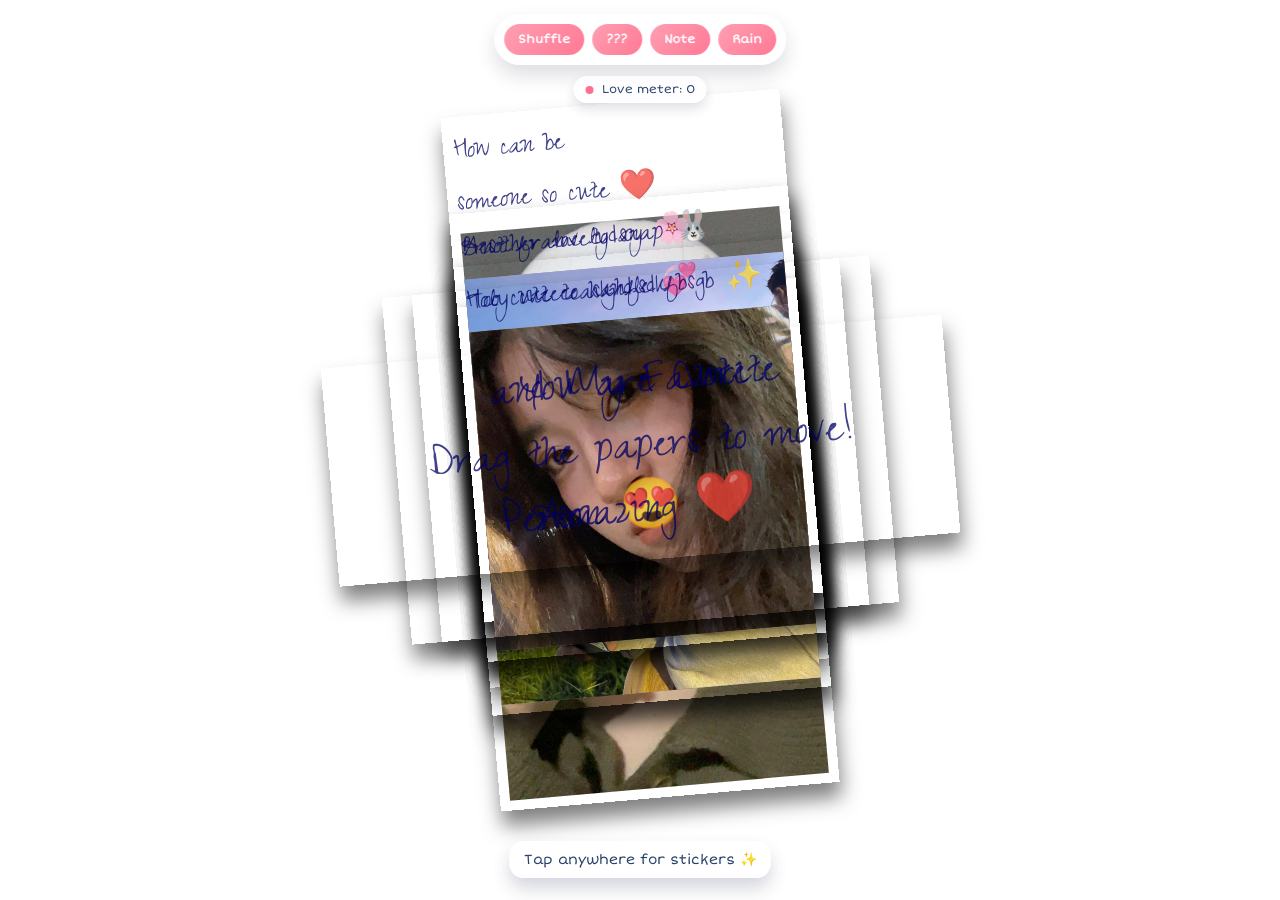
<file: index.html>
<!DOCTYPE html>
<html lang="en" >
<head>
  <meta charset="UTF-8">
  <meta name="viewport" content="width=device-width, initial-scale=1.0">
  <title>Bao Ly's Corner</title>
  <link rel='stylesheet' href='https://fonts.googleapis.com/css2?family=Short+Stack&amp;family=Homemade+Apple&amp;display=swap'><link rel="stylesheet" href="./style.css">

</head>
<body>
<div class="cute-toolbar">
  <button type="button" class="cute-btn" data-action="shuffle">Shuffle</button>
  <button type="button" class="cute-btn" data-action="valentine">???</button>
  <button type="button" class="cute-btn" data-action="message">Note</button>
  <button type="button" class="cute-btn" data-action="heart-rain">Rain</button>
</div>

<div class="status-pill">
  <span class="status-dot"></span>
  <span id="moodText">Love meter: 0</span>
</div>

<div id="cuteToast" class="cute-toast" aria-live="polite"></div>

<!-- partial:index.partial.html -->
<!-- A pen by Developer Rahul  -->
<div class="paper heart">

</div>

  
<div class="paper image">
  <p> and I fallen in</p>
    <p>Love with You 😍 </p>
  <img src="images/1.jpg" />
</div>

<div class="paper image">
  <p>My sunshine ☀️</p>
  <img src="images/2.jpg" />
</div>

<div class="paper image">
  <p>How can be </p>
   <p> someone so cute ❤️ </p>

  <img src="images/3.jpg" />
</div>

<div class="paper image">
  <p>Cute moment ✨</p>
  <img src="images/663835532_26600859356213507_8698796688762840301_n.jpg" />
</div>

<div class="paper image">
  <p>My favorite smile 💫</p>
  <img src="images/664585787_1479707357226909_1906691122830428980_n.jpg" />
</div>

<div class="paper image">
  <p>A sweet memory 💖</p>
  <img src="images/664751073_1545705653645042_7316583021994911116_n.jpg" />
</div>

<div class="paper image">
  <p>Best frame today 🌸</p>
  <img src="images/665222683_2155632265259664_699956261836097665_n.jpg" />
</div>

<div class="paper image">
  <p>Always adorable 🫶</p>
  <img src="images/665647214_965066595935322_8223952792517368431_n.jpg" />
</div>

<div class="paper image">
  <p>Cuteness captured 💘</p>
  <img src="images/666109926_934215519218655_4025595168742919079_n.jpg" />
</div>

<div class="paper image">
  <p>Another lovely snap 🐰</p>
  <img src="images/668110996_1265480601866281_7984651281331054546_n.jpg" />
</div>

<div class="paper image">
  <p>Too cute to handle 💞</p>
  <img src="images/669361847_2019091105311591_6979237146762778459_n.jpg" />
</div>

<div class="paper image">
  <p>Holy cuteeeaskjhfsdkfbsgb ✨</p>
  <img src="images/670315158_950370107366060_616113743160085956_n.jpg" />
</div>



<div class="paper red">
<p class="p1"> and My Favorite</p>
<p class="p2">Person 😍</p>
</div>

<div class="paper">
<p class="p1">You are Cute </p>
  <p class="p1">Amazing <span style="color: red !important;">❤️</span></p>
</div>

<div class="paper">
<p class="p1">Drag the papers to move!</p>
</div>
<!-- partial -->
  <script>
    const isTouchDevice = 'ontouchstart' in window || navigator.maxTouchPoints > 0;
    const dragScript = document.createElement('script');
    dragScript.src = isTouchDevice ? './mobile.js' : './script.js';

    dragScript.addEventListener('load', () => {
      const appScript = document.createElement('script');
      appScript.src = './app.js';
      document.body.appendChild(appScript);
    });

    document.body.appendChild(dragScript);
  </script>

</body>
</html>
</file>
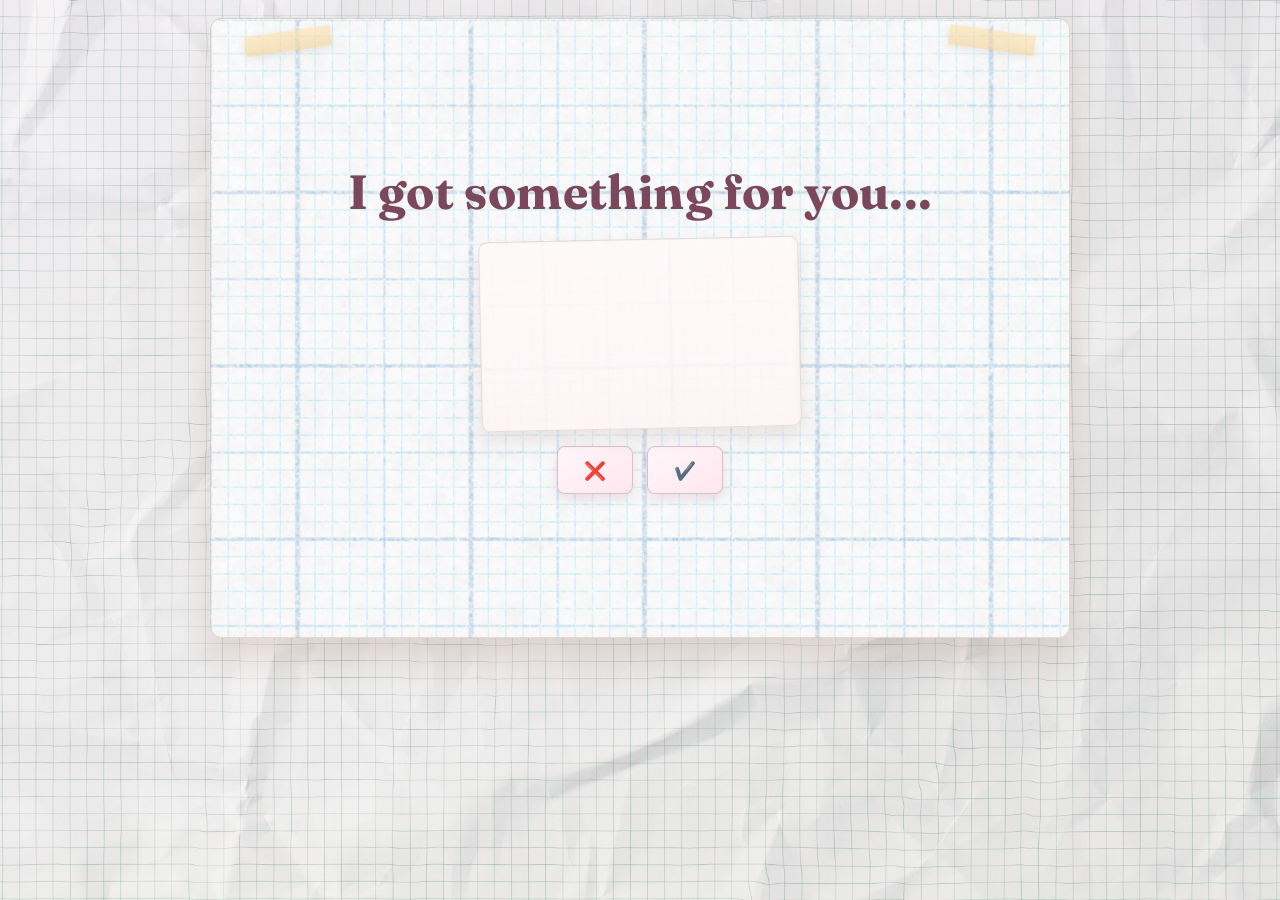
<file: confession/index.html>
<!DOCTYPE html>
<html lang="en">
<head>
  <meta charset="UTF-8">
  <meta name="viewport" content="width=device-width, initial-scale=1.0">
  <title>Something!?</title>
  <link rel="preconnect" href="https://fonts.googleapis.com">
  <link rel="preconnect" href="https://fonts.gstatic.com" crossorigin>
  <link href="https://fonts.googleapis.com/css2?family=Fraunces:wght@500;700&family=Quicksand:wght@500;700&display=swap" rel="stylesheet">
  <link href="https://fonts.googleapis.com/css2?family=Caveat:wght@700&display=swap" rel="stylesheet">
  <style>
    :root {
      --cream: #fff9f0;
      --pink-100: #ffe5ec;
      --pink-200: #ffd3df;
      --pink-300: #ffb8cd;
      --pink-500: #ff7fa6;
      --rose: #f46892;
      --ink: #6f4a58;
      --paper: #fffef9;
      --shadow: 0 18px 34px rgba(232, 126, 157, 0.2);
      --radius-lg: 26px;
      --radius-md: 16px;
      --anim-smooth: 560ms cubic-bezier(0.2, 0.8, 0.2, 1);
      --paper-sheet: url("../images/bg.jpeg");
      --paper-grid: url("../images/paper.webp");
    }

    * {
      box-sizing: border-box;
    }

    html,
    body {
      width: 100%;
      min-height: 100%;
      margin: 0;
    }

    body {
      font-family: "Quicksand", sans-serif;
      color: var(--ink);
      background-image:
        linear-gradient(170deg, rgba(255, 244, 248, 0.28) 0%, rgba(255, 248, 238, 0.28) 100%),
        var(--paper-sheet);
      background-size: auto, cover;
      background-position: center, center;
      display: flex;
      justify-content: center;
      align-items: center;
      padding: 18px;
      overflow: hidden;
    }

    .page {
      width: min(860px, 100%);
      min-height: min(620px, calc(100vh - 36px));
      border-radius: 12px;
      padding: clamp(18px, 4vw, 34px);
      background:
        linear-gradient(176deg, rgba(255, 255, 255, 0.7) 0%, rgba(255, 255, 255, 0.7) 100%),
        var(--paper-grid);
      background-size: auto, 520px;
      border: 1px solid rgba(212, 179, 163, 0.48);
      box-shadow: 0 22px 34px rgba(170, 127, 113, 0.22), inset 0 1px 0 rgba(255, 255, 255, 0.72);
      position: relative;
      overflow: hidden;
      display: flex;
      justify-content: center;
      align-items: center;
    }

    .page::before,
    .page::after {
      content: "";
      position: absolute;
      width: 86px;
      height: 20px;
      background: linear-gradient(180deg, rgba(255, 224, 168, 0.78), rgba(242, 207, 146, 0.78));
      box-shadow: 0 3px 7px rgba(134, 104, 65, 0.15);
      opacity: 0.75;
      z-index: 2;
      pointer-events: none;
    }

    .page::before {
      top: 12px;
      left: 34px;
      transform: rotate(-8deg);
    }

    .page::after {
      top: 11px;
      right: 34px;
      transform: rotate(8deg);
    }

    .grain {
      position: absolute;
      inset: 0;
      pointer-events: none;
      opacity: 0.17;
      background-image:
        radial-gradient(circle at 1px 1px, rgba(173, 149, 140, 0.36) 1px, transparent 0),
        linear-gradient(100deg, rgba(255, 255, 255, 0.18), rgba(255, 255, 255, 0));
      background-size: 22px 22px, auto;
    }

    .phase {
      width: 100%;
      height: 100%;
      display: none;
      justify-content: center;
      align-items: center;
      text-align: center;
      flex-direction: column;
      gap: 18px;
      position: relative;
      z-index: 1;
    }

    .phase.active {
      display: flex;
    }

    .phase h1,
    .phase h2 {
      font-family: "Fraunces", serif;
      font-weight: 700;
      margin: 0;
      letter-spacing: 0.2px;
      color: #7b475a;
      text-wrap: balance;
    }

    .phase h1 {
      font-size: clamp(1.9rem, 4.2vw, 3rem);
    }

    .phase h2 {
      font-size: clamp(1.7rem, 3.7vw, 2.5rem);
    }

    .gif-card {
      width: min(320px, 82vw);
      border-radius: 9px;
      padding: 10px;
      background:
        linear-gradient(180deg, rgba(255, 250, 250, 0.96), rgba(255, 245, 247, 0.96)),
        var(--paper-grid);
      background-size: auto, 380px;
      border: 1px solid rgba(226, 197, 188, 0.55);
      box-shadow: 0 10px 18px rgba(170, 120, 120, 0.16);
      transform: rotate(-1.2deg);
    }

    .gif-frame {
      width: 100%;
      padding-top: 56.25%;
      position: relative;
      border-radius: 14px;
      overflow: hidden;
    }

    .gif-frame.tall {
      padding-top: 70.93%;
    }

    .gif-frame iframe {
      position: absolute;
      top: 0;
      left: 0;
      width: 100%;
      height: 100%;
      border: 0;
    }

    .gif-credit {
      margin: 8px 0 0;
      font-size: 0.8rem;
      color: #a36a7d;
    }

    .gif-credit a {
      color: inherit;
      text-decoration: none;
      border-bottom: 1px dashed rgba(163, 106, 125, 0.55);
    }

    .button-row {
      display: flex;
      align-items: center;
      justify-content: center;
      gap: 14px;
      flex-wrap: wrap;
    }

    .btn {
      border: 0;
      border-radius: 8px;
      padding: 12px 26px;
      min-width: 76px;
      font-size: 1.1rem;
      font-weight: 700;
      font-family: "Quicksand", sans-serif;
      color: #7b3f56;
      background: linear-gradient(145deg, #fff7fa, #ffe6ef);
      border: 1px solid rgba(219, 178, 193, 0.8);
      box-shadow: 0 6px 12px rgba(157, 108, 129, 0.16);
      cursor: pointer;
      transition: transform 220ms ease, box-shadow 220ms ease;
    }

    .btn:hover {
      transform: translateY(-1px) scale(1.03);
      box-shadow: 0 10px 20px rgba(244, 104, 146, 0.3);
    }

    .btn:active {
      transform: scale(0.97);
    }

    .btn.okay {
      background: linear-gradient(145deg, #fff8f0, #ffe7d3);
      color: #8e5f45;
      border-color: rgba(220, 185, 161, 0.9);
    }

    .scene {
      width: 100%;
      max-width: 520px;
      height: min(460px, 68vh);
      display: flex;
      flex-direction: column;
      justify-content: flex-end;
      align-items: center;
      gap: 14px;
      position: relative;
      padding-bottom: 10px;
    }

    .scene::before {
      content: "";
      position: absolute;
      left: 50%;
      bottom: 22px;
      width: 320px;
      height: 260px;
      margin-left: -160px;
      border-radius: 10px;
      background:
        linear-gradient(180deg, rgba(255, 250, 246, 0.92), rgba(255, 247, 242, 0.92)),
        var(--paper-grid);
      background-size: auto, 320px;
      border: 1px solid rgba(219, 193, 179, 0.5);
      box-shadow: 0 14px 22px rgba(165, 131, 112, 0.14);
      z-index: 0;
      transform: rotate(0.6deg);
    }

    .flower-wrap {
      position: relative;
      width: 300px;
      height: 300px;
      display: flex;
      align-items: flex-end;
      justify-content: center;
      z-index: 1;
    }

    .stem {
      width: 250px;
      height: 194px;
      transform-origin: bottom center;
      transform: scaleY(0);
      transition: transform 1100ms cubic-bezier(0.2, 0.78, 0.2, 1);
      position: absolute;
      bottom: 58px;
      left: 50%;
      margin-left: -125px;
    }

    .stem.grown {
      transform: scaleY(1);
    }

    .stem-line {
      position: absolute;
      bottom: 0;
      width: 7px;
      border-radius: 999px;
      background: linear-gradient(180deg, #9ce2b8, #3e9a68);
      box-shadow: inset -2px 0 0 rgba(255, 255, 255, 0.26);
      transform-origin: bottom center;
    }

    .stem-line.s1 { left: 50%; margin-left: -3.5px; height: 170px; z-index: 6; }
    .stem-line.s2 { left: 38%; height: 148px; transform: rotate(-11deg); z-index: 5; }
    .stem-line.s3 { left: 60%; height: 150px; transform: rotate(10deg); z-index: 5; }
    .stem-line.s4 { left: 40%; height: 130px; transform: rotate(-12deg); z-index: 3; }
    .stem-line.s5 { left: 58%; height: 132px; transform: rotate(12deg); z-index: 3; }
    .stem-line.s6 { left: 45%; height: 156px; transform: rotate(-5deg); z-index: 4; }

    .leaf {
      position: absolute;
      width: 36px;
      height: 20px;
      border-radius: 0 100% 0 100%;
      background: linear-gradient(145deg, #9de5b8, #63bf87);
      box-shadow: inset -2px -2px 0 rgba(255, 255, 255, 0.24);
    }

    .leaf.l1 { left: 46%; bottom: 60px; transform: rotate(-30deg); z-index: 7; }
    .leaf.l2 { left: 51%; bottom: 96px; transform: scaleX(-1) rotate(-18deg); z-index: 7; }
    .leaf.l3 { left: 39%; bottom: 78px; transform: rotate(-40deg); z-index: 6; }
    .leaf.l4 { left: 56%; bottom: 78px; transform: scaleX(-1) rotate(-32deg); z-index: 6; }
    .leaf.l5 { left: 33%; bottom: 62px; transform: rotate(-56deg); z-index: 4; }
    .leaf.l6 { left: 62%; bottom: 62px; transform: scaleX(-1) rotate(-56deg); z-index: 4; }

    .bloom {
      position: absolute;
      left: 50%;
      bottom: 150px;
      width: 240px;
      height: 140px;
      margin-left: -120px;
      opacity: 0;
      transform: scale(0.2);
    }

    .bloom.show {
      animation: blossom 820ms ease-out forwards;
    }

    .lily {
      position: absolute;
      width: 62px;
      height: 70px;
      opacity: 0;
      transform: scale(0.42) rotate(var(--tilt, 0deg));
      filter: drop-shadow(0 6px 10px rgba(205, 121, 154, 0.24));
    }

    .lily .petal {
      position: absolute;
      left: 50%;
      top: 50%;
      width: 20px;
      height: 44px;
      margin-left: -12px;
      margin-top: -33px;
      border-radius: 70% 70% 35% 35%;
      transform-origin: center 84%;
      transform: rotate(var(--r)) translateY(-7px);
      clip-path: polygon(50% 0%, 100% 38%, 78% 100%, 22% 100%, 0% 38%);
      background: radial-gradient(circle at 50% 20%, #fffdfd 0%, #ffe3ef 44%, #f7b8d3 100%);
      box-shadow: inset 0 -8px 8px rgba(208, 115, 149, 0.2);
    }

    .lily .petal:nth-child(odd) {
      background: radial-gradient(circle at 50% 20%, #fffefe 0%, #ffeaf3 44%, #fbc4dc 100%);
    }

    .lily-core {
      position: absolute;
      width: 16px;
      height: 16px;
      left: 50%;
      top: 50%;
      margin-left: -8px;
      margin-top: -8px;
      border-radius: 50%;
      background: radial-gradient(circle at 35% 30%, #fff4be 0%, #ffd66e 72%, #efb436 100%);
      box-shadow: inset -3px -3px 4px rgba(194, 126, 22, 0.3);
    }

    .lily-core::before,
    .lily-core::after {
      content: "";
      position: absolute;
      left: 50%;
      width: 2px;
      height: 18px;
      background: linear-gradient(180deg, #9fcb7e, #86b364);
      transform-origin: bottom center;
      border-radius: 999px;
      top: -12px;
    }

    .lily-core::before {
      margin-left: -5px;
      transform: rotate(-18deg);
    }

    .lily-core::after {
      margin-left: 3px;
      transform: rotate(18deg);
    }

    .bloom.show .lily {
      animation: lilyPop 640ms ease-out forwards;
    }

    .bloom.show .lily:nth-child(1) { animation-delay: 0.08s; }
    .bloom.show .lily:nth-child(2) { animation-delay: 0.12s; }
    .bloom.show .lily:nth-child(3) { animation-delay: 0.16s; }
    .bloom.show .lily:nth-child(4) { animation-delay: 0.2s; }
    .bloom.show .lily:nth-child(5) { animation-delay: 0.24s; }
    .bloom.show .lily:nth-child(6) { animation-delay: 0.28s; }
    .bloom.show .lily:nth-child(7) { animation-delay: 0.32s; }
    .lily1 { left: 89px; bottom: 56px; --tilt: -1deg; z-index: 6; }
    .lily2 { left: 54px; bottom: 44px; --tilt: -11deg; z-index: 5; }
    .lily3 { left: 124px; bottom: 44px; --tilt: 9deg; z-index: 5; }
    .lily4 { left: 22px; bottom: 34px; --tilt: -17deg; z-index: 4; }
    .lily5 { left: 158px; bottom: 34px; --tilt: 16deg; z-index: 4; }
    .lily6 { left: 72px; bottom: 22px; --tilt: -7deg; z-index: 3; }
    .lily7 { left: 106px; bottom: 22px; --tilt: 6deg; z-index: 3; }

    .pot {
      width: 168px;
      height: 88px;
      border-radius: 18px 18px 36px 36px;
      background: linear-gradient(180deg, #ffc6a8, #f39a76);
      position: absolute;
      bottom: 0;
      left: 50%;
      margin-left: -84px;
      box-shadow: inset 0 -12px 14px rgba(186, 102, 67, 0.2), 0 16px 24px rgba(171, 94, 66, 0.22);
    }

    .pot::before {
      content: "";
      position: absolute;
      width: 182px;
      height: 18px;
      left: 50%;
      top: -9px;
      margin-left: -91px;
      border-radius: 999px;
      background: #ffc5a9;
      box-shadow: inset 0 -2px 3px rgba(194, 111, 82, 0.3);
    }

    .letter-trigger {
      position: absolute;
      left: calc(50% - 122px);
      bottom: 44px;
      border: 0;
      padding: 0;
      background: transparent;
      cursor: pointer;
      opacity: 0;
      pointer-events: none;
      transform-origin: 72% 84%;
      transform: translateY(12px) rotate(-16deg) scale(0.86);
      transition: opacity var(--anim-smooth), transform var(--anim-smooth);
      z-index: 5;
      display: flex;
      flex-direction: column;
      align-items: center;
      gap: 4px;
    }

    .envelope-wrap {
      width: 94px;
      height: 94px;
      filter: drop-shadow(0 8px 12px rgba(173, 120, 102, 0.2));
    }

    .envelope-image {
      width: 100%;
      height: 100%;
      display: block;
      object-fit: contain;
    }

    .lily-note {
      position: absolute;
      top: 20px;
      left: 50%;
      transform: translateX(-50%) translateY(-8px) rotate(-2.5deg);
      margin: 0;
      padding: 8px 16px;
      font-family: "Caveat", cursive;
      font-size: clamp(1.15rem, 2.4vw, 1.5rem);
      color: #6d5560;
      letter-spacing: 0.2px;
      background:
        linear-gradient(180deg, rgba(255, 253, 246, 0.96), rgba(255, 249, 238, 0.96)),
        var(--paper-grid);
      background-size: auto, 280px;
      border: 1px solid rgba(209, 181, 160, 0.56);
      border-radius: 6px;
      box-shadow: 0 7px 12px rgba(151, 115, 96, 0.16);
      z-index: 2;
      pointer-events: none;
      text-wrap: balance;
      opacity: 0;
      transition: opacity 280ms ease, transform 280ms ease;
    }

    .lily-note.show {
      opacity: 1;
      transform: translateX(-50%) translateY(0) rotate(-2.5deg);
    }

    .letter-trigger.ready {
      opacity: 1;
      transform: translateY(0) rotate(-16deg) scale(1);
      pointer-events: auto;
    }

    .letter-trigger.ready .envelope-wrap {
      animation: envelopeBeat 0.95s cubic-bezier(0.34, 0, 0.34, 1) infinite;
    }

    .letter-caption {
      margin: 0;
      font-family: "Caveat", cursive;
      font-size: 1.35rem;
      color: #6d5560;
      background: rgba(255, 250, 242, 0.94);
      border: 1px solid rgba(209, 181, 160, 0.56);
      border-radius: 7px;
      padding: 2px 10px;
      transform: rotate(5deg);
      box-shadow: 0 6px 10px rgba(151, 115, 96, 0.16);
      white-space: nowrap;
    }

    .letter-paper {
      width: min(680px, 92%);
      min-height: 360px;
      background:
        linear-gradient(180deg, rgba(255, 241, 230, 0.45) 0%, rgba(255, 255, 255, 0) 28%),
        var(--paper-grid),
        var(--paper);
      background-size: auto, 380px, auto;
      border-radius: 8px;
      border: 1px solid rgba(211, 182, 168, 0.6);
      box-shadow: 0 18px 30px rgba(162, 117, 100, 0.2);
      padding: clamp(20px, 5vw, 40px);
      display: flex;
      flex-direction: column;
      justify-content: center;
      align-items: flex-start;
      gap: 14px;
      opacity: 0;
      transform: translateY(14px);
      transition: opacity 650ms ease, transform 650ms ease;
    }

    .letter-paper.show {
      opacity: 1;
      transform: translateY(0);
    }

    .letter-paper h3 {
      margin: 0;
      font-family: "Fraunces", serif;
      font-size: clamp(1.4rem, 3.2vw, 2rem);
      color: #875164;
    }

    .typed-text {
      margin: 0;
      font-size: clamp(1.03rem, 2.4vw, 1.26rem);
      line-height: 1.75;
      text-align: left;
      color: #724e5d;
      min-height: 150px;
      max-height: 230px;
      width: 100%;
      letter-spacing: 0.12px;
      white-space: pre-wrap;
      overflow-y: auto;
      padding-right: 8px;
      scrollbar-width: thin;
      scrollbar-color: rgba(178, 120, 141, 0.65) rgba(255, 248, 243, 0.7);
    }

    .typed-text::-webkit-scrollbar {
      width: 8px;
    }

    .typed-text::-webkit-scrollbar-track {
      background: rgba(255, 248, 243, 0.7);
      border-radius: 999px;
    }

    .typed-text::-webkit-scrollbar-thumb {
      background: rgba(178, 120, 141, 0.65);
      border-radius: 999px;
    }

    .caret {
      display: inline-block;
      width: 1px;
      margin-left: 3px;
      height: 1em;
      background: #b56e86;
      vertical-align: -2px;
      animation: caretBlink 0.9s steps(1, end) infinite;
    }

    @keyframes blossom {
      0% {
        opacity: 0;
        transform: scale(0.2);
      }
      65% {
        opacity: 1;
        transform: scale(1.12);
      }
      100% {
        opacity: 1;
        transform: scale(1);
      }
    }

    @keyframes lilyPop {
      0% {
        opacity: 0;
        transform: scale(0.24) translateY(12px) rotate(var(--tilt, 0deg));
      }
      100% {
        opacity: 1;
        transform: scale(1) translateY(0) rotate(var(--tilt, 0deg));
      }
    }

    @keyframes envelopeBeat {
      0%,
      100% {
        transform: translateY(0) scale(1);
      }
      28% {
        transform: translateY(-1px) scale(1.15);
      }
      46% {
        transform: translateY(0) scale(0.96);
      }
      64% {
        transform: translateY(-1px) scale(1.1);
      }
    }

    @keyframes caretBlink {
      0%,
      49% {
        opacity: 1;
      }
      50%,
      100% {
        opacity: 0;
      }
    }

    @media (max-width: 640px) {
      .page {
        min-height: calc(100vh - 20px);
        border-radius: 10px;
      }

      .page::before,
      .page::after {
        width: 68px;
        height: 16px;
      }

      .page::before {
        left: 20px;
      }

      .page::after {
        right: 20px;
      }

      .scene {
        height: min(500px, 72vh);
      }

      .flower-wrap {
        width: 238px;
        height: 246px;
      }

      .stem {
        width: 198px;
        height: 154px;
        bottom: 52px;
        margin-left: -99px;
      }

      .stem-line.s1 { height: 134px; }
      .stem-line.s2 { height: 118px; }
      .stem-line.s3 { height: 120px; }
      .stem-line.s4 { height: 106px; }
      .stem-line.s5 { height: 108px; }
      .stem-line.s6 { height: 124px; }

      .leaf {
        width: 30px;
        height: 16px;
      }

      .leaf.l1 { bottom: 46px; }
      .leaf.l2 { bottom: 76px; }
      .leaf.l3 { bottom: 62px; }
      .leaf.l4 { bottom: 62px; }
      .leaf.l5 { bottom: 50px; }
      .leaf.l6 { bottom: 50px; }

      .pot {
        width: 150px;
        height: 78px;
        margin-left: -75px;
      }

      .pot::before {
        width: 164px;
        margin-left: -82px;
      }

      .scene::before {
        width: 255px;
        height: 230px;
        margin-left: -127.5px;
      }

      .bloom {
        width: 172px;
        height: 100px;
        margin-left: -86px;
        bottom: 112px;
      }

      .lily {
        width: 48px;
        height: 54px;
      }

      .lily .petal {
        width: 15px;
        height: 36px;
        margin-top: -27px;
      }

      .lily1 { left: 62px; bottom: 38px; }
      .lily2 { left: 36px; bottom: 28px; }
      .lily3 { left: 88px; bottom: 28px; }
      .lily4 { left: 12px; bottom: 20px; }
      .lily5 { left: 112px; bottom: 20px; }
      .lily6 { left: 48px; bottom: 12px; }
      .lily7 { left: 74px; bottom: 12px; }

      .lily-note {
        top: 14px;
        font-size: 1.22rem;
        padding: 6px 12px;
      }

      .letter-paper {
        min-height: 320px;
      }

      .letter-trigger {
        left: calc(50% - 102px);
        bottom: 40px;
        transform: translateY(12px) rotate(-14deg) scale(0.84);
      }

      .envelope-wrap {
        width: 82px;
        height: 82px;
      }

      .letter-caption {
        font-size: 1.18rem;
      }
    }
  </style>
</head>
<body>
  <main class="page" aria-live="polite">
    <div class="grain"></div>

    <section id="phase1" class="phase active">
      <h1>I got something for you...</h1>
      <div class="gif-card">
        <div class="gif-frame">
          <iframe src="https://gifer.com/embed/Aq" allowfullscreen title="Cute gif"></iframe>
        </div>
      </div>
      <div class="button-row">
        <button id="rejectBtn" class="btn" type="button" aria-label="Reject">❌</button>
        <button id="acceptBtn" class="btn" type="button" aria-label="Accept">✔️</button>
      </div>
    </section>

    <section id="pleadPhase" class="phase">
      <h2>Wait, please reconsider... 🥺</h2>
      <div class="gif-card">
        <div class="gif-frame tall">
          <iframe src="https://gifer.com/embed/6kf" allowfullscreen title="Please reconsider gif"></iframe>
        </div>
      </div>
      <button id="okayBtn" class="btn okay" type="button">Okay</button>
    </section>

    <section id="phase2" class="phase" aria-hidden="true">
      <div class="scene">
        <p class="lily-note">*cái ni là hoa ly óoo</p>
        <div class="flower-wrap" aria-hidden="true">
          <div id="stem" class="stem">
            <span class="stem-line s1"></span>
            <span class="stem-line s2"></span>
            <span class="stem-line s3"></span>
            <span class="stem-line s4"></span>
            <span class="stem-line s5"></span>
            <span class="stem-line s6"></span>
            <span class="leaf l1"></span>
            <span class="leaf l2"></span>
            <span class="leaf l3"></span>
            <span class="leaf l4"></span>
            <span class="leaf l5"></span>
            <span class="leaf l6"></span>
          </div>
          <div id="bloom" class="bloom">
            <div class="lily lily1"><span class="petal" style="--r: 0deg"></span><span class="petal" style="--r: 60deg"></span><span class="petal" style="--r: 120deg"></span><span class="petal" style="--r: 180deg"></span><span class="petal" style="--r: 240deg"></span><span class="petal" style="--r: 300deg"></span><span class="lily-core"></span></div>
            <div class="lily lily2"><span class="petal" style="--r: 0deg"></span><span class="petal" style="--r: 60deg"></span><span class="petal" style="--r: 120deg"></span><span class="petal" style="--r: 180deg"></span><span class="petal" style="--r: 240deg"></span><span class="petal" style="--r: 300deg"></span><span class="lily-core"></span></div>
            <div class="lily lily3"><span class="petal" style="--r: 0deg"></span><span class="petal" style="--r: 60deg"></span><span class="petal" style="--r: 120deg"></span><span class="petal" style="--r: 180deg"></span><span class="petal" style="--r: 240deg"></span><span class="petal" style="--r: 300deg"></span><span class="lily-core"></span></div>
            <div class="lily lily4"><span class="petal" style="--r: 0deg"></span><span class="petal" style="--r: 60deg"></span><span class="petal" style="--r: 120deg"></span><span class="petal" style="--r: 180deg"></span><span class="petal" style="--r: 240deg"></span><span class="petal" style="--r: 300deg"></span><span class="lily-core"></span></div>
            <div class="lily lily5"><span class="petal" style="--r: 0deg"></span><span class="petal" style="--r: 60deg"></span><span class="petal" style="--r: 120deg"></span><span class="petal" style="--r: 180deg"></span><span class="petal" style="--r: 240deg"></span><span class="petal" style="--r: 300deg"></span><span class="lily-core"></span></div>
            <div class="lily lily6"><span class="petal" style="--r: 0deg"></span><span class="petal" style="--r: 60deg"></span><span class="petal" style="--r: 120deg"></span><span class="petal" style="--r: 180deg"></span><span class="petal" style="--r: 240deg"></span><span class="petal" style="--r: 300deg"></span><span class="lily-core"></span></div>
            <div class="lily lily7"><span class="petal" style="--r: 0deg"></span><span class="petal" style="--r: 60deg"></span><span class="petal" style="--r: 120deg"></span><span class="petal" style="--r: 180deg"></span><span class="petal" style="--r: 240deg"></span><span class="petal" style="--r: 300deg"></span><span class="lily-core"></span></div>
          </div>
          <div class="pot"></div>
        </div>

        <button id="letterTrigger" class="letter-trigger" type="button" aria-label="Open letter">
          <span class="envelope-wrap" aria-hidden="true">
            <img class="envelope-image" src="../images/%E2%80%94Pngtree%E2%80%94a%20cute%20pink%20love%20letter_6943285.png" alt="Open the letter" />
          </span>
        </button>
      </div>
    </section>

    <section id="phase3" class="phase" aria-hidden="true">
      <article id="letterPaper" class="letter-paper">
        <h3>For You</h3>
        <p id="typedText" class="typed-text"></p>
      </article>
    </section>
  </main>

  <script>
    (function () {
      const phase1 = document.getElementById("phase1");
      const pleadPhase = document.getElementById("pleadPhase");
      const phase2 = document.getElementById("phase2");
      const phase3 = document.getElementById("phase3");

      const rejectBtn = document.getElementById("rejectBtn");
      const acceptBtn = document.getElementById("acceptBtn");
      const okayBtn = document.getElementById("okayBtn");
      const letterTrigger = document.getElementById("letterTrigger");
      const lilyNote = document.querySelector(".lily-note");

      const stem = document.getElementById("stem");
      const bloom = document.getElementById("bloom");
      const letterPaper = document.getElementById("letterPaper");
      const typedText = document.getElementById("typedText");

      const finalMessage = `Chắc là Bảo Ly biec cnay là gì roài nhị =))))).

    Thiệt sự thì anh đã muốn nói với Bảo Ly cái này từ lâu gồi, nhưng mà mỗi lần như thế í, thì tym anh lại đập bịch bịch gồi nhùn quá sủi huhuhuhuhuhuhuhuhu.

    Bảo Ly làm cho những ngày thường của anh thiệc là đặc biệt. Mỗi lần Bảo Ly cute cười có thể là anh giãy đành đạch trịu hông nỗi luông =))))))), và chỉ cần là Bảo Ly thui thì anh đã thật sự là hạnh phúc í.

    Vậy nên là, bây giờ đây, có thể cho anh xin phép ngỏ lời là:
    Bảo Ly iu đồng ý làm người iu của anh nhóe, bthang hứa sẽ thật ngoan và nghe lời hehe.

    Yours,
    vngbthang`;

      function showPhase(target) {
        [phase1, pleadPhase, phase2, phase3].forEach((phase) => {
          const isActive = phase === target;
          phase.classList.toggle("active", isActive);
          phase.setAttribute("aria-hidden", String(!isActive));
        });
      }

      function startFlowerSequence() {
        stem.classList.remove("grown");
        bloom.classList.remove("show");
        letterTrigger.classList.remove("ready");
        if (lilyNote) {
          lilyNote.classList.remove("show");
        }

        // Sequence: stem grows first, then petals bloom, then letter appears.
        setTimeout(() => {
          stem.classList.add("grown");

          setTimeout(() => {
            bloom.classList.add("show");

            setTimeout(() => {
              if (lilyNote) {
                lilyNote.classList.add("show");
              }
            }, 350);

            setTimeout(() => {
              letterTrigger.classList.add("ready");
            }, 450);
          }, 1200);
        }, 180);
      }

      function typeWriter(text, speed) {
        typedText.innerHTML = "";

        let index = 0;
        function typeNext() {
          if (index < text.length) {
            typedText.textContent += text.charAt(index);
            typedText.scrollTop = typedText.scrollHeight;
            index += 1;
            setTimeout(typeNext, speed);
          } else {
            typedText.innerHTML += "<span class=\"caret\"></span>";
            typedText.scrollTop = typedText.scrollHeight;
          }
        }

        typeNext();
      }

      rejectBtn.addEventListener("click", function () {
        showPhase(pleadPhase);
      });

      okayBtn.addEventListener("click", function () {
        showPhase(phase1);
      });

      acceptBtn.addEventListener("click", function () {
        showPhase(phase2);
        startFlowerSequence();
      });

      letterTrigger.addEventListener("click", function () {
        if (!letterTrigger.classList.contains("ready")) {
          return;
        }

        showPhase(phase3);
        requestAnimationFrame(() => {
          letterPaper.classList.add("show");
        });
        typeWriter(finalMessage, 42);
      });
    })();
  </script>
</body>
</html>
</file>
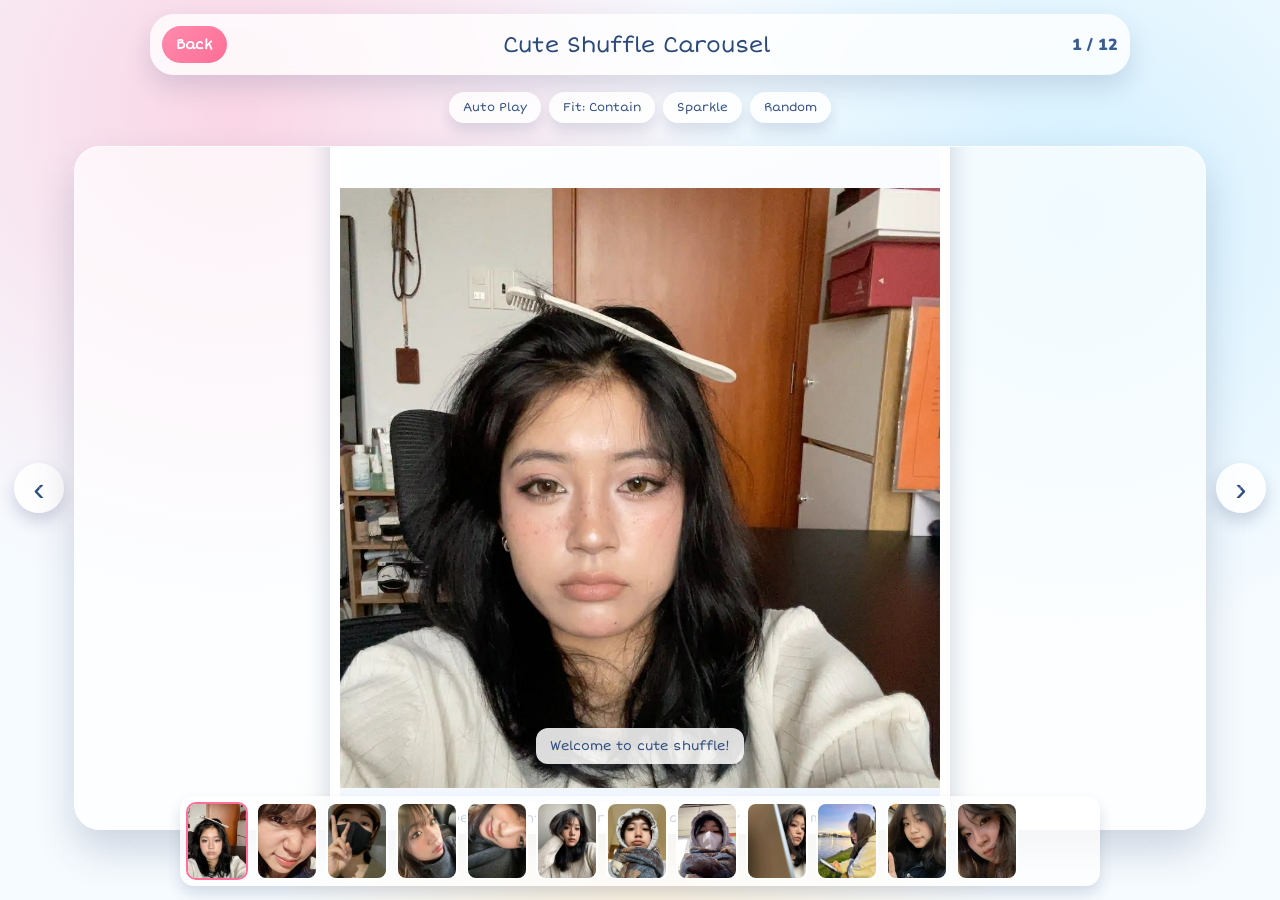
<file: shuffle/index.html>
<!DOCTYPE html>
<html lang="en">
<head>
  <meta charset="UTF-8">
  <meta name="viewport" content="width=device-width, initial-scale=1.0">
  <title>Cute Shuffle Carousel</title>
  <link rel="preconnect" href="https://fonts.googleapis.com">
  <link rel="preconnect" href="https://fonts.gstatic.com" crossorigin>
  <link href="https://fonts.googleapis.com/css2?family=Short+Stack&family=Nunito:wght@700;900&display=swap" rel="stylesheet">
  <link rel="stylesheet" href="./style.css">
</head>
<body>
  <div class="background-glow"></div>

  <header class="topbar">
    <button type="button" class="back-btn" id="backBtn">Back</button>
    <p class="title">Cute Shuffle Carousel</p>
    <span class="counter" id="counterText">1 / 1</span>
  </header>

  <section class="controls" aria-label="Carousel controls">
    <button class="chip-btn" id="playBtn" type="button">Auto Play</button>
    <button class="chip-btn" id="fitBtn" type="button">Fit: Contain</button>
    <button class="chip-btn" id="sparkBtn" type="button">Sparkle</button>
    <button class="chip-btn" id="randomBtn" type="button">Random</button>
  </section>

  <main class="stage">
    <button class="nav-btn left" id="prevBtn" aria-label="Previous">‹</button>

    <section class="carousel-shell" id="carouselShell">
      <div class="carousel-track" id="carouselTrack"></div>
    </section>

    <button class="nav-btn right" id="nextBtn" aria-label="Next">›</button>
  </main>

  <section class="thumbs" id="thumbs" aria-label="Thumbnails"></section>

  <p class="hint">Swipe left/right, tap for sticker, and enjoy the cute mode.</p>
  <div class="mini-toast" id="miniToast" aria-live="polite"></div>

  <script src="./script.js"></script>
</body>
</html>
</file>
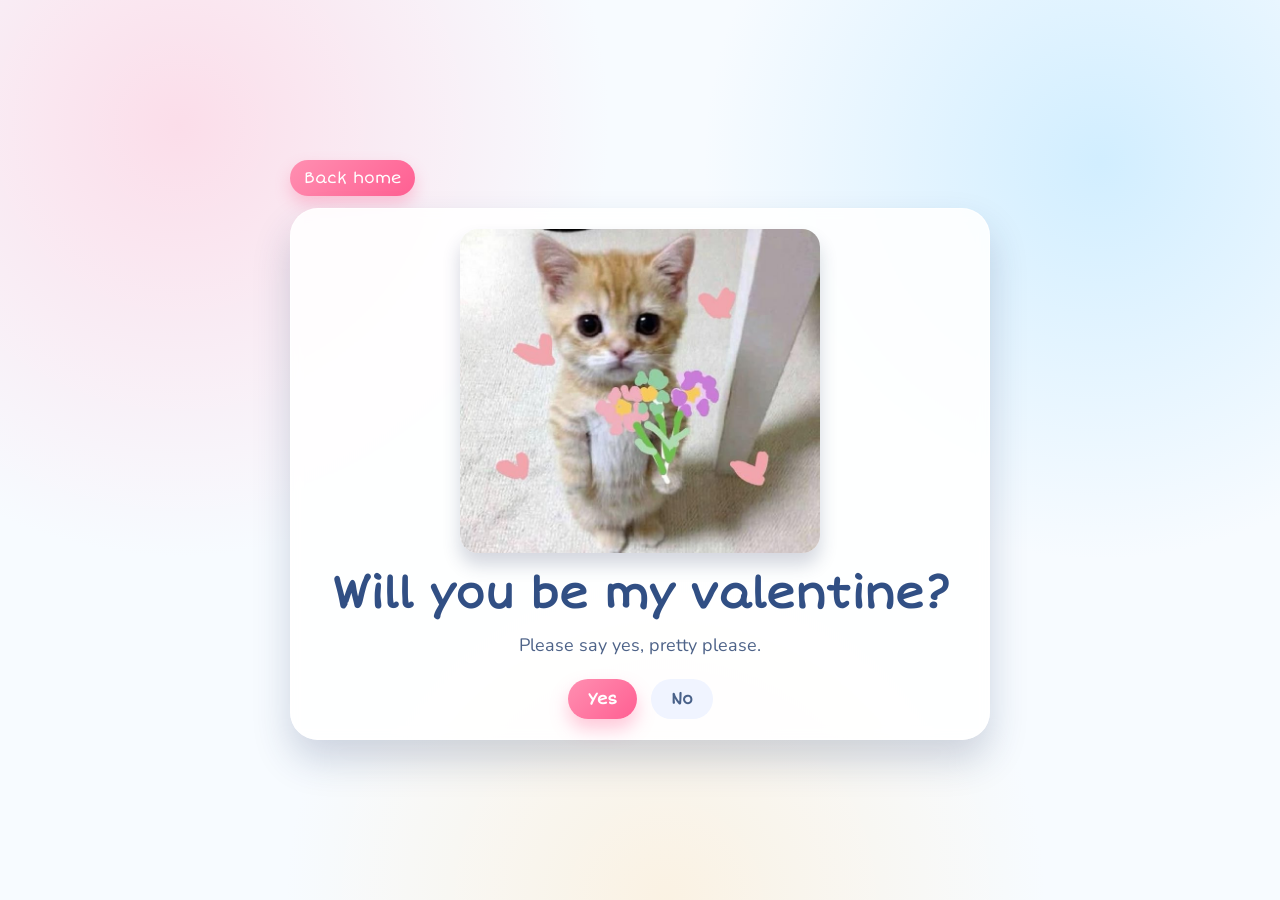
<file: valentine/index.html>
<!DOCTYPE html>
<html lang="en">
<head>
  <meta charset="UTF-8">
  <meta name="viewport" content="width=device-width, initial-scale=1.0">
  <title>Will You Be My Valentine?</title>
  <link rel="preconnect" href="https://fonts.googleapis.com">
  <link rel="preconnect" href="https://fonts.gstatic.com" crossorigin>
  <link href="https://fonts.googleapis.com/css2?family=Short+Stack&family=Nunito:wght@600;700;900&display=swap" rel="stylesheet">
  <link rel="stylesheet" href="/valentine/style.css">
</head>
<body>
  <main class="page">
    <a class="back-link" href="../">Back home</a>

    <section class="card" aria-live="polite">
      <img
        id="questionImage"
        class="question-image"
        src="../images/92e2a16d67e0777fe943b19f0e4eecce.jpg"
        alt="Cute cat with flowers"
      >

      <h1>Will you be my valentine?</h1>
      <p id="sureNote" class="note">Please say yes, pretty please.</p>

      <div class="actions">
        <button id="yesBtn" class="btn yes" type="button">Yes</button>
        <button id="noBtn" class="btn no" type="button">No</button>
      </div>
    </section>
  </main>

  <div id="successModal" class="modal" aria-hidden="true" role="dialog" aria-modal="true">
    <div class="modal-card">
      <button id="closeModal" class="close-modal" type="button" aria-label="Close">×</button>
      <img
        id="successImage"
        class="success-image"
        src="../images/heart.webp"
        alt="Valentine success"
      >
      <p class="success-text">Yayyy! You just made me the happiest person ever.</p>
    </div>
  </div>

  <script src="/valentine/script.js"></script>
</body>
</html>
</file>
<file: style.css>
@import url('https://fonts.googleapis.com/css2?family=Zeyada&display=swap');




body {
  margin: 0;
  height: 100vh;
  display: flex;
  align-items: center;
  justify-content: center;
  overflow: hidden;

  background-size: 1000px;
  background-image: url("https://www.psdgraphics.com/wp-content/uploads/2022/01/white-math-paper-texture.jpg");
  background-position: center center;
}

.cute-toolbar {
  position: fixed;
  top: 14px;
  left: 50%;
  transform: translateX(-50%);
  z-index: 10000;
  display: flex;
  gap: 8px;
  flex-wrap: wrap;
  justify-content: center;
  padding: 10px;
  border-radius: 999px;
  background: rgba(255, 255, 255, 0.84);
  box-shadow: 0 10px 20px rgba(28, 26, 54, 0.15);
  backdrop-filter: blur(4px);
}

.cute-btn {
  border: 0;
  border-radius: 999px;
  padding: 8px 14px;
  background: linear-gradient(135deg, #ff9fb3, #ff7994);
  color: #fff;
  font-family: 'Short Stack', cursive;
  font-size: 12px;
  font-weight: 700;
  letter-spacing: 0.25px;
  cursor: pointer;
  transition: transform 0.2s ease, box-shadow 0.2s ease;
}

.cute-btn:active {
  transform: scale(0.96);
}

.cute-btn:hover {
  box-shadow: 0 6px 14px rgba(255, 121, 148, 0.35);
}

.status-pill {
  position: fixed;
  top: 76px;
  left: 50%;
  transform: translateX(-50%);
  z-index: 10000;
  display: flex;
  align-items: center;
  gap: 8px;
  border-radius: 999px;
  background: rgba(255, 255, 255, 0.8);
  padding: 6px 12px;
  font-family: 'Short Stack', cursive;
  font-size: 12px;
  color: #29436f;
  box-shadow: 0 6px 12px rgba(38, 45, 74, 0.14);
  pointer-events: none;
}

.status-dot {
  width: 8px;
  height: 8px;
  border-radius: 50%;
  background: #ff6f91;
  animation: pulse 1.4s infinite;
}

.cute-toast {
  position: fixed;
  left: 50%;
  bottom: 22px;
  transform: translateX(-50%) translateY(16px);
  z-index: 10001;
  background: rgba(255, 255, 255, 0.9);
  border-radius: 14px;
  padding: 10px 14px;
  color: #28406a;
  font-family: 'Short Stack', cursive;
  font-size: 14px;
  box-shadow: 0 10px 18px rgba(42, 47, 87, 0.2);
  opacity: 0;
  pointer-events: none;
  transition: opacity 0.25s ease, transform 0.25s ease;
}

.cute-toast.show {
  opacity: 1;
  transform: translateX(-50%) translateY(0);
}

.paper {
  background-image: url("https://i0.wp.com/textures.world/wp-content/uploads/2018/10/2-Millimeter-Paper-Background-copy.jpg?ssl=1");
  background-size: 500px;
  background-position: center center;
  padding: 20px 100px;
/*  min-width: 800px; */
  
  transform: rotateZ(-5deg);
  box-shadow: 1px 15px 20px 0px rgba(0,0,0,0.5);
  
  position: absolute;
  touch-action: none;
}

.paper.heart {
  position: relative;
  width: 200px;
  height: 200px;
  padding: 0;
  border-radius: 50%;
}

.paper.image {
  padding: 10px;
  width: min(78vw, 320px);
  overflow: hidden;
}
.paper.image p {
  margin: 4px 0;
  font-size: clamp(20px, 4.5vw, 30px);
}

img {
  display: block;
  max-width: 100%;
  height: auto;
  user-select: none;
  -webkit-user-drag: none;
}

.paper.image img {
  width: 100%;
  height: auto;
  max-height: none;
  object-fit: contain;
}

.paper.heart::after {
  content: "";
  background-image: url('https://cdn.pixabay.com/photo/2016/03/31/19/25/cartoon-1294994__340.png');
  width: 100%;
  height: 100%;
  position: absolute;
  top: 0;
  left: 0;
  background-size: 150px;
  background-position: center center;
  background-repeat: no-repeat;
  opacity: 0.6;
}

p {
  font-family: 'Zeyada';
  font-size: 50px;
  color: rgb(0,0,100);
  opacity: 0.75;
  user-select: none;
  
  // filter: drop-shadow(2px 1.5px 1px rgba(0,0,105,0.9));
}

.heart-drop {
  position: fixed;
  top: -24px;
  z-index: 1100;
  pointer-events: none;
  animation: falling linear forwards;
  filter: drop-shadow(0 4px 8px rgba(212, 42, 99, 0.3));
}

.tap-sticker {
  position: fixed;
  z-index: 1100;
  pointer-events: none;
  transform: translate(-50%, -50%);
  animation: pop-sticker 0.7s ease forwards;
}

@keyframes falling {
  to {
    transform: translateY(110vh) rotate(220deg);
    opacity: 0;
  }
}

@keyframes pop-sticker {
  0% {
    opacity: 0;
    transform: translate(-50%, -50%) scale(0.3);
  }
  70% {
    opacity: 1;
    transform: translate(-50%, -70%) scale(1.1);
  }
  100% {
    opacity: 0;
    transform: translate(-50%, -120%) scale(0.9);
  }
}

@keyframes pulse {
  0%,
  100% {
    transform: scale(1);
  }
  50% {
    transform: scale(1.45);
  }
}

@media (max-width: 640px) {
  .cute-toolbar {
    width: calc(100vw - 20px);
    max-width: 380px;
    top: 10px;
    padding: 8px;
    gap: 6px;
    border-radius: 22px;
    display: flex;
    flex-direction: row;
    flex-wrap: nowrap;
    justify-content: space-between;
    align-items: center;
  }

  .cute-btn {
    flex: 1;
    min-width: 0;
    padding: 8px 10px;
    font-size: 11px;
  }

  .status-pill {
    top: 66px;
    padding: 5px 10px;
    font-size: 11px;
  }

  .paper {
    padding: 12px 34px;
  }

  .paper.image {
    width: min(72vw, 260px);
  }

  p {
    font-size: 40px;
  }

  .paper.image p {
    font-size: clamp(16px, 4.2vw, 22px);
  }

  .cute-toast {
    width: calc(100vw - 26px);
    max-width: 360px;
    text-align: center;
  }
}
</file>
<file: shuffle/style.css>
* {
  box-sizing: border-box;
}

body {
  margin: 0;
  min-height: 100vh;
  color: #1f3558;
  overflow: hidden;
  font-family: 'Nunito', sans-serif;
  background:
    radial-gradient(circle at 18% 12%, rgba(255, 167, 198, 0.45), transparent 38%),
    radial-gradient(circle at 84% 24%, rgba(160, 224, 255, 0.42), transparent 34%),
    radial-gradient(circle at 50% 94%, rgba(255, 214, 147, 0.35), transparent 35%),
    #f6fbff;
  touch-action: pan-y;
}

.background-glow {
  position: fixed;
  inset: -15vmax;
  pointer-events: none;
  background-image: radial-gradient(rgba(255, 255, 255, 0.65) 1px, transparent 1px);
  background-size: 16px 16px;
  opacity: 0.35;
}

.topbar {
  position: fixed;
  top: 14px;
  left: 50%;
  width: min(980px, calc(100vw - 20px));
  transform: translateX(-50%);
  display: grid;
  grid-template-columns: auto 1fr auto;
  align-items: center;
  gap: 12px;
  z-index: 10;
  padding: 12px;
  border-radius: 24px;
  background: rgba(255, 255, 255, 0.78);
  backdrop-filter: blur(6px);
  box-shadow: 0 12px 26px rgba(47, 67, 112, 0.16);
}

.controls {
  position: fixed;
  top: 92px;
  left: 50%;
  width: min(980px, calc(100vw - 20px));
  transform: translateX(-50%);
  display: flex;
  flex-wrap: wrap;
  gap: 8px;
  z-index: 10;
  justify-content: center;
}

.chip-btn {
  border: 0;
  border-radius: 999px;
  padding: 8px 14px;
  font-family: 'Short Stack', cursive;
  font-size: 12px;
  background: rgba(255, 255, 255, 0.84);
  color: #2f4f80;
  box-shadow: 0 8px 14px rgba(43, 63, 105, 0.14);
}

.chip-btn.active {
  background: linear-gradient(135deg, #ff89aa, #ff5e90);
  color: #fff;
}

.back-btn {
  border: 0;
  border-radius: 999px;
  padding: 10px 14px;
  font-family: 'Short Stack', cursive;
  font-size: 14px;
  font-weight: 700;
  color: #fff;
  background: linear-gradient(135deg, #ff8cad, #ff6d96);
  cursor: pointer;
}

.title {
  margin: 0;
  text-align: center;
  font-family: 'Short Stack', cursive;
  font-size: clamp(14px, 2.8vw, 22px);
  color: #2b4a78;
}

.counter {
  min-width: 72px;
  text-align: right;
  font-weight: 900;
  color: #3a5d93;
}

.stage {
  height: 100vh;
  padding: 146px 14px 112px;
  display: grid;
  grid-template-columns: auto minmax(0, 1fr) auto;
  gap: 10px;
  align-items: center;
}

.carousel-shell {
  height: min(76vh, 760px);
  border-radius: 26px;
  overflow: hidden;
  box-shadow: 0 20px 40px rgba(39, 58, 99, 0.2);
  background: rgba(255, 255, 255, 0.68);
  border: 1px solid rgba(255, 255, 255, 0.65);
}

.carousel-track {
  display: flex;
  height: 100%;
  transition: transform 0.35s ease;
  will-change: transform;
}

.slide {
  flex: 0 0 100%;
  display: grid;
  place-items: center;
  padding: 24px;
}

.slide-frame {
  width: min(100%, 620px);
  aspect-ratio: 3 / 4;
  border-radius: 22px;
  overflow: hidden;
  border: 10px solid #fff;
  box-shadow: 0 12px 24px rgba(36, 58, 95, 0.22);
  background: #fff;
}

.slide img {
  width: 100%;
  height: 100%;
  object-fit: contain;
  display: block;
  background: linear-gradient(160deg, #fff, #eef5ff);
}

.nav-btn {
  width: 50px;
  height: 50px;
  border-radius: 50%;
  border: 0;
  font-size: 34px;
  line-height: 1;
  display: grid;
  place-items: center;
  color: #2f4e80;
  background: rgba(255, 255, 255, 0.85);
  box-shadow: 0 8px 16px rgba(37, 56, 98, 0.2);
  cursor: pointer;
}

.hint {
  position: fixed;
  bottom: 66px;
  left: 50%;
  transform: translateX(-50%);
  margin: 0;
  padding: 8px 12px;
  border-radius: 999px;
  background: rgba(255, 255, 255, 0.78);
  font-family: 'Short Stack', cursive;
  font-size: 13px;
  color: #315282;
}

.thumbs {
  position: fixed;
  left: 50%;
  bottom: 14px;
  width: min(920px, calc(100vw - 20px));
  transform: translateX(-50%);
  display: flex;
  gap: 8px;
  overflow-x: auto;
  padding: 6px;
  z-index: 10;
  border-radius: 14px;
  background: rgba(255, 255, 255, 0.76);
  box-shadow: 0 8px 14px rgba(44, 63, 103, 0.16);
}

.thumb {
  flex: 0 0 62px;
  height: 78px;
  border: 2px solid transparent;
  border-radius: 10px;
  overflow: hidden;
  padding: 0;
  background: #fff;
}

.thumb img {
  width: 100%;
  height: 100%;
  object-fit: cover;
}

.thumb.active {
  border-color: #ff6f9a;
}

.mini-toast {
  position: fixed;
  left: 50%;
  bottom: 136px;
  transform: translateX(-50%) translateY(8px);
  padding: 10px 14px;
  border-radius: 12px;
  background: rgba(255, 255, 255, 0.86);
  box-shadow: 0 10px 18px rgba(39, 56, 95, 0.18);
  font-family: 'Short Stack', cursive;
  font-size: 13px;
  color: #2f4f7e;
  opacity: 0;
  pointer-events: none;
  transition: opacity 0.25s ease, transform 0.25s ease;
  z-index: 12;
}

.mini-toast.show {
  opacity: 1;
  transform: translateX(-50%) translateY(0);
}

.float-cute {
  position: fixed;
  z-index: 12;
  pointer-events: none;
  animation: float-up 0.8s ease forwards;
}

@keyframes float-up {
  from {
    transform: translate(-50%, -50%) scale(0.5);
    opacity: 0;
  }
  to {
    transform: translate(-50%, -120%) scale(1.1);
    opacity: 0;
  }
}

@media (max-width: 760px) {
  .topbar {
    grid-template-columns: auto 1fr;
    top: 8px;
    width: calc(100vw - 12px);
    padding: 10px;
    gap: 8px;
  }

  .controls {
    top: 98px;
    width: calc(100vw - 12px);
    gap: 6px;
  }

  .chip-btn {
    padding: 7px 10px;
    font-size: 11px;
  }

  .counter {
    grid-column: 1 / -1;
    text-align: center;
    font-size: 28px;
  }

  .stage {
    padding-top: 144px;
    padding-bottom: 96px;
    grid-template-columns: 1fr;
    gap: 8px;
  }

  .nav-btn {
    position: fixed;
    top: 50%;
    transform: translateY(-50%);
    z-index: 12;
    width: 44px;
    height: 44px;
    font-size: 28px;
    opacity: 0.9;
  }

  .nav-btn.left {
    left: 8px;
  }

  .nav-btn.right {
    right: 8px;
  }

  .carousel-shell {
    height: min(66vh, 620px);
    border-radius: 20px;
  }

  .hint {
    display: none;
  }

  .thumbs {
    bottom: 8px;
    width: calc(100vw - 14px);
    padding: 5px;
    gap: 6px;
  }

  .thumb {
    flex: 0 0 52px;
    height: 68px;
  }

  .mini-toast {
    bottom: 92px;
    width: calc(100vw - 26px);
    max-width: 340px;
    text-align: center;
  }
}
</file>
<file: valentine/style.css>
* {
  box-sizing: border-box;
}

:root {
  --pink-1: #ff8fb1;
  --pink-2: #ff5f92;
  --ink: #273f6b;
  --paper: rgba(255, 255, 255, 0.88);
}

body {
  margin: 0;
  min-height: 100vh;
  font-family: 'Nunito', sans-serif;
  color: var(--ink);
  background:
    radial-gradient(circle at 14% 14%, rgba(255, 197, 216, 0.55), transparent 32%),
    radial-gradient(circle at 86% 18%, rgba(164, 222, 255, 0.45), transparent 30%),
    radial-gradient(circle at 52% 100%, rgba(255, 229, 188, 0.42), transparent 34%),
    #f7fbff;
  overflow-x: hidden;
  display: grid;
  place-items: center;
  padding: 16px;
}

.page {
  width: min(700px, 100%);
}

.back-link {
  display: inline-flex;
  align-items: center;
  gap: 8px;
  margin-bottom: 12px;
  border-radius: 999px;
  padding: 8px 14px;
  text-decoration: none;
  font-family: 'Short Stack', cursive;
  color: #fff;
  background: linear-gradient(135deg, var(--pink-1), var(--pink-2));
  box-shadow: 0 8px 16px rgba(255, 95, 146, 0.3);
}

.card {
  position: relative;
  border-radius: 28px;
  padding: 20px;
  background: var(--paper);
  backdrop-filter: blur(6px);
  border: 1px solid rgba(255, 255, 255, 0.7);
  box-shadow: 0 20px 38px rgba(36, 56, 98, 0.2);
  text-align: center;
}

.question-image {
  width: min(100%, 360px);
  border-radius: 18px;
  object-fit: cover;
  display: block;
  margin: 0 auto 14px;
  box-shadow: 0 12px 18px rgba(42, 56, 94, 0.2);
}

h1 {
  margin: 0;
  font-family: 'Short Stack', cursive;
  font-size: clamp(28px, 6vw, 44px);
  color: #314f84;
}

.note {
  margin: 12px auto 0;
  font-size: clamp(15px, 2.8vw, 18px);
  color: #4e6388;
  min-height: 28px;
}

.actions {
  display: flex;
  justify-content: center;
  align-items: center;
  gap: 14px;
  margin-top: 18px;
}

.btn {
  border: 0;
  border-radius: 999px;
  padding: 10px 20px;
  font-size: 16px;
  font-family: 'Short Stack', cursive;
  font-weight: 700;
  cursor: pointer;
  transition: transform 0.2s ease, opacity 0.2s ease;
}

.btn.yes {
  background: linear-gradient(135deg, var(--pink-1), var(--pink-2));
  color: #fff;
  box-shadow: 0 10px 18px rgba(255, 95, 146, 0.34);
  transform-origin: center top;
}

.btn.no {
  background: #f0f4ff;
  color: #496189;
}

.btn.no.runaway {
  position: absolute;
  z-index: 2;
  transition: left 0.16s ease, top 0.16s ease, transform 0.2s ease, opacity 0.2s ease;
}

.modal {
  position: fixed;
  inset: 0;
  display: grid;
  place-items: center;
  padding: 16px;
  background: rgba(26, 36, 62, 0.52);
  opacity: 0;
  pointer-events: none;
  transition: opacity 0.25s ease;
}

.modal.show {
  opacity: 1;
  pointer-events: auto;
}

.modal-card {
  position: relative;
  width: min(460px, 100%);
  padding: 16px 16px 18px;
  border-radius: 22px;
  background: #fff;
  box-shadow: 0 16px 28px rgba(21, 33, 62, 0.26);
  text-align: center;
}

.close-modal {
  position: absolute;
  right: 10px;
  top: 8px;
  border: 0;
  width: 32px;
  height: 32px;
  border-radius: 50%;
  background: #f2f6ff;
  color: #4c6388;
  font-size: 22px;
  line-height: 1;
  cursor: pointer;
}

.success-image {
  width: min(100%, 360px);
  border-radius: 14px;
  display: block;
  margin: 10px auto 12px;
}

.success-text {
  margin: 0;
  font-family: 'Short Stack', cursive;
  color: #2d4b7c;
  font-size: clamp(18px, 4.2vw, 28px);
}

@media (max-width: 560px) {
  .card {
    padding: 14px;
  }

  .btn {
    padding: 9px 14px;
    font-size: 14px;
  }
}
</file>
